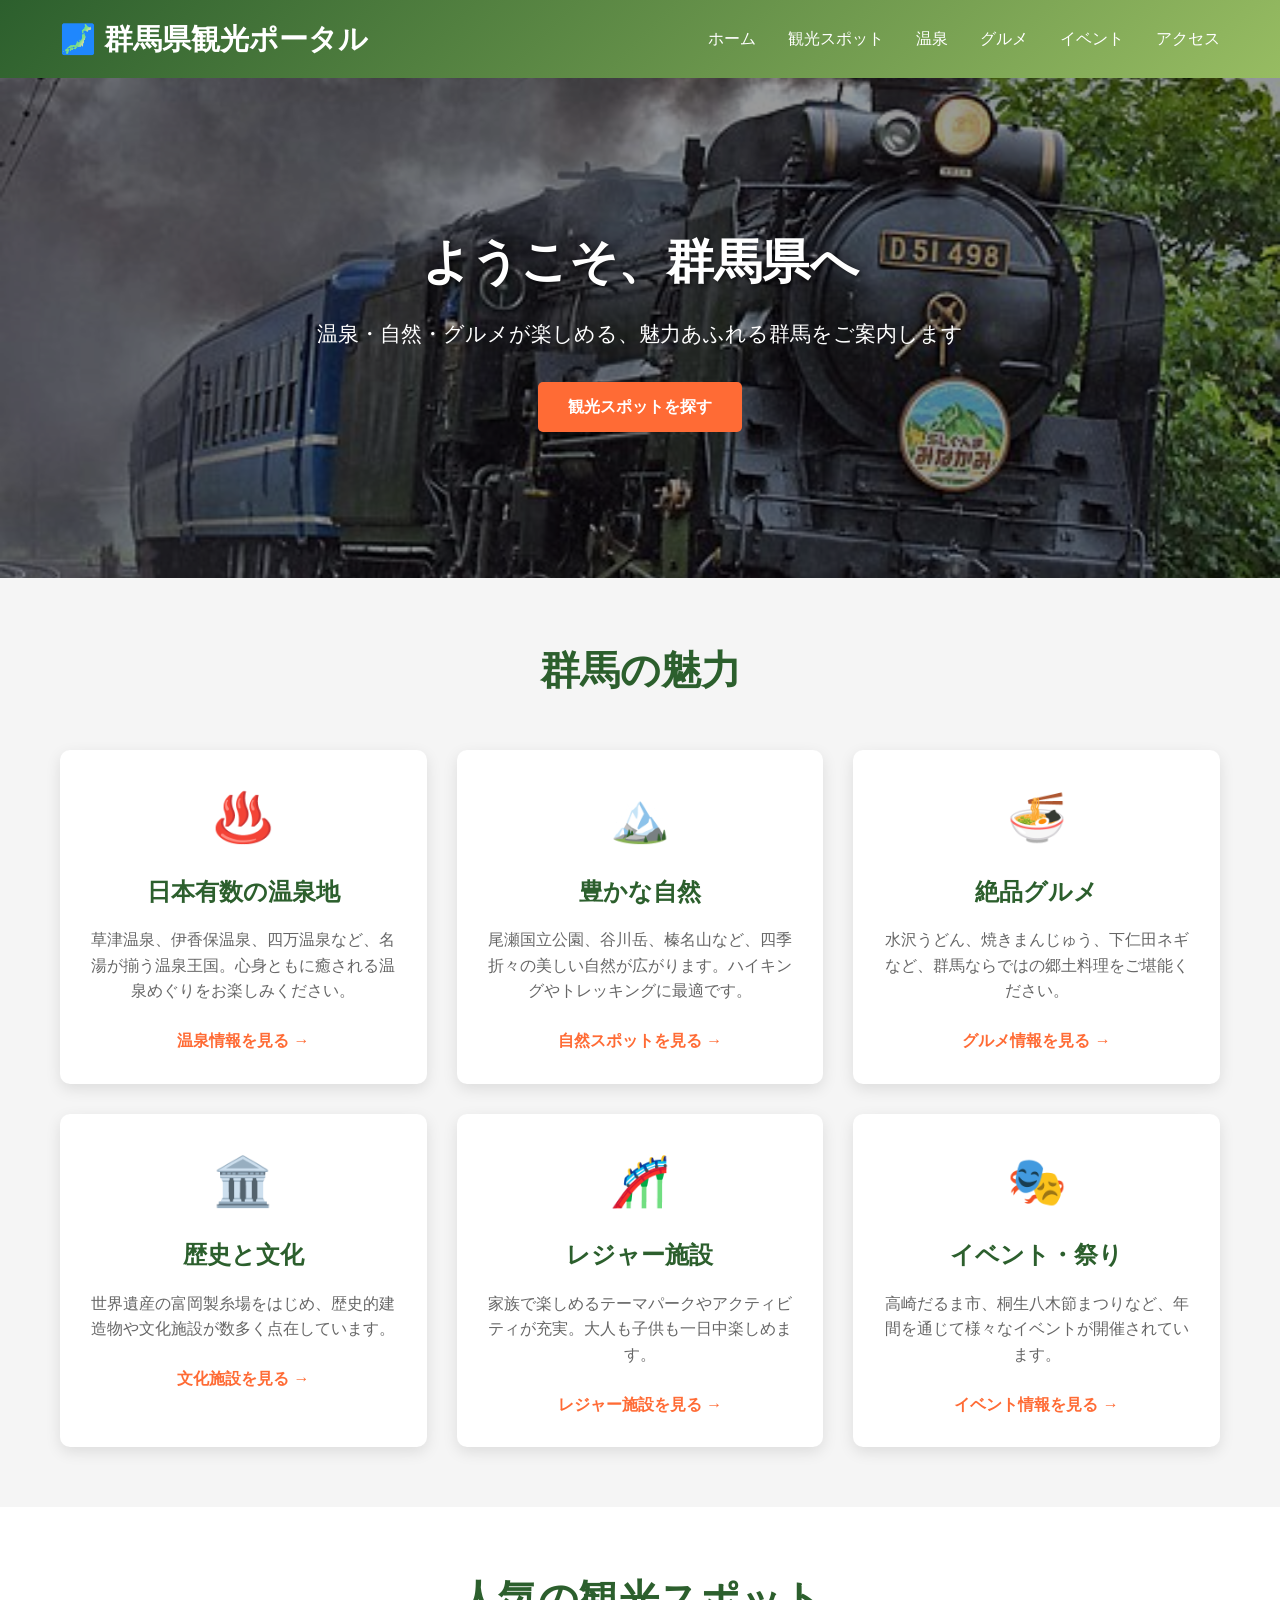
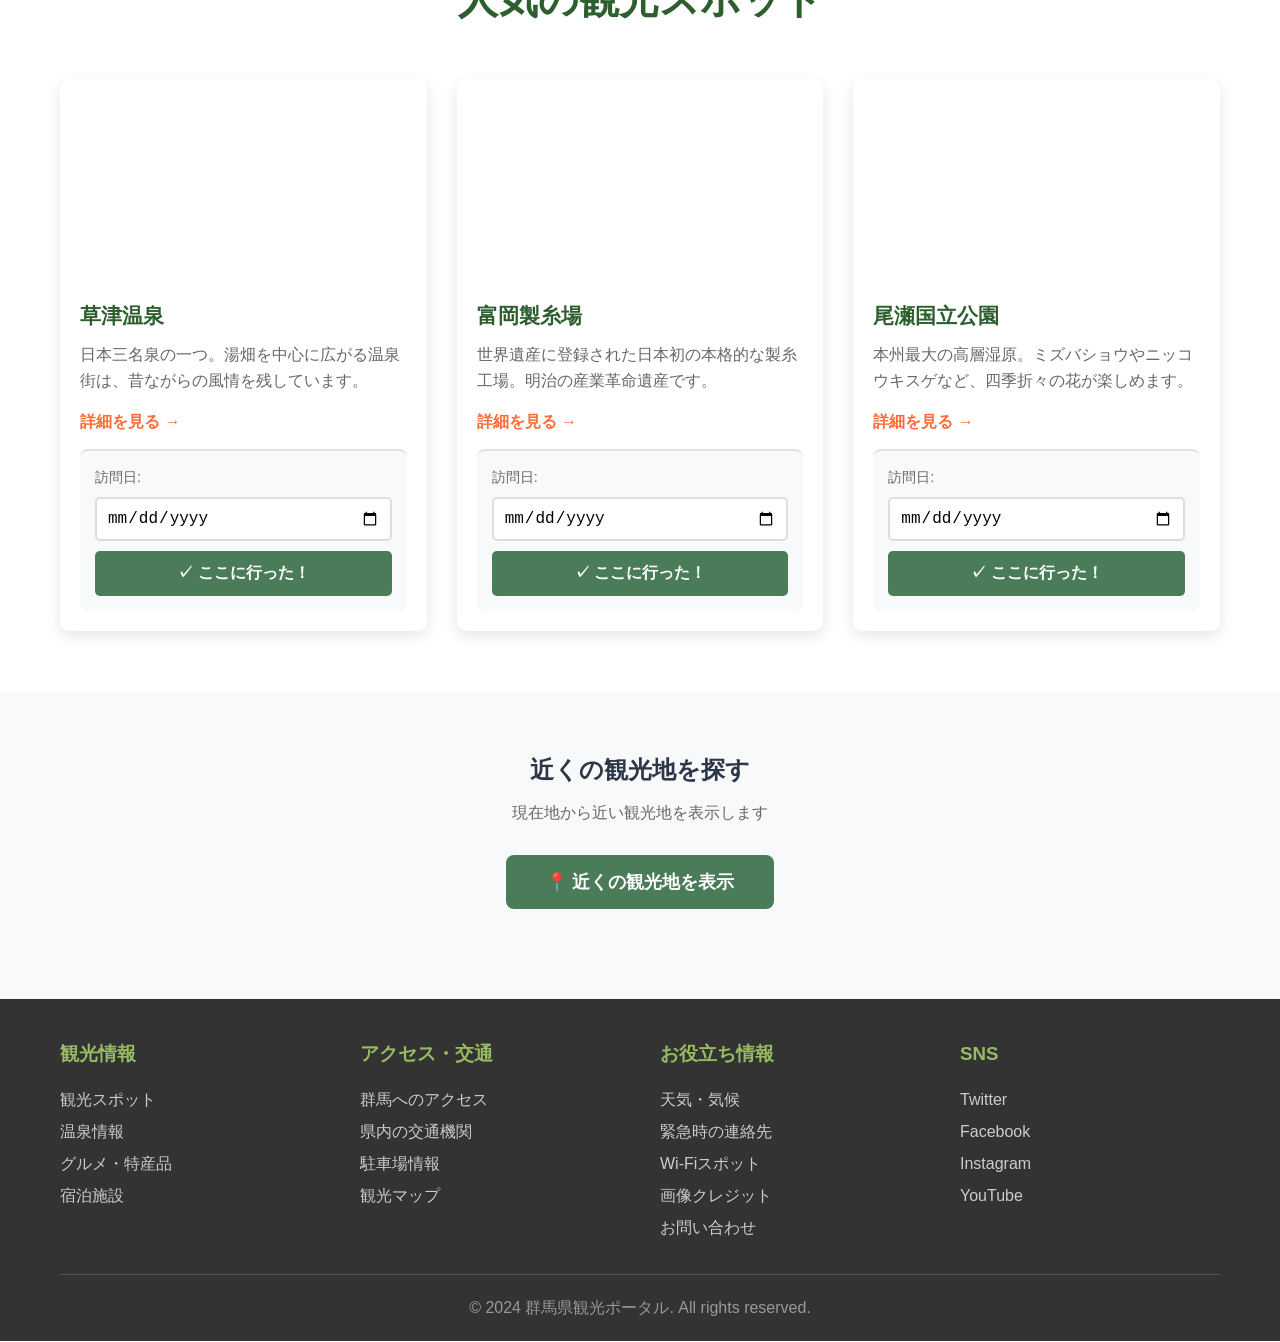
<file: frontend/index.html>
<!DOCTYPE html>
<html lang="ja">
<head>
    <meta charset="UTF-8">
    <meta name="viewport" content="width=device-width, initial-scale=1.0">
    <title>群馬県観光ポータル - ぐんまの魅力を発見</title>
    <link rel="stylesheet" href="styles.css">
</head>
<body>
    <header>
        <div class="container">
            <div class="header-content">
                <div class="logo">🗾 群馬県観光ポータル</div>
                <nav>
                    <ul>
                        <li><a href="index.html">ホーム</a></li>
                        <li><a href="spots.html">観光スポット</a></li>
                        <li><a href="onsen.html">温泉</a></li>
                        <li><a href="gourmet.html">グルメ</a></li>
                        <li><a href="events.html">イベント</a></li>
                        <li><a href="access.html">アクセス</a></li>
                    </ul>
                </nav>
            </div>
        </div>
    </header>

    <section class="hero">
        <div class="hero-overlay"></div>
        <div class="hero-content">
            <h1>ようこそ、群馬県へ</h1>
            <p>温泉・自然・グルメが楽しめる、魅力あふれる群馬をご案内します</p>
            <a href="spots.html" class="btn">観光スポットを探す</a>
        </div>
    </section>

    <section class="features">
        <div class="container">
            <h2>群馬の魅力</h2>
            <div class="feature-grid">
                <div class="feature-card">
                    <div class="feature-icon">♨️</div>
                    <h3>日本有数の温泉地</h3>
                    <p>草津温泉、伊香保温泉、四万温泉など、名湯が揃う温泉王国。心身ともに癒される温泉めぐりをお楽しみください。</p>
                    <a href="onsen.html" class="feature-link">温泉情報を見る →</a>
                </div>
                <div class="feature-card">
                    <div class="feature-icon">🏔️</div>
                    <h3>豊かな自然</h3>
                    <p>尾瀬国立公園、谷川岳、榛名山など、四季折々の美しい自然が広がります。ハイキングやトレッキングに最適です。</p>
                    <a href="nature.html" class="feature-link">自然スポットを見る →</a>
                </div>
                <div class="feature-card">
                    <div class="feature-icon">🍜</div>
                    <h3>絶品グルメ</h3>
                    <p>水沢うどん、焼きまんじゅう、下仁田ネギなど、群馬ならではの郷土料理をご堪能ください。</p>
                    <a href="gourmet.html" class="feature-link">グルメ情報を見る →</a>
                </div>
                <div class="feature-card">
                    <div class="feature-icon">🏛️</div>
                    <h3>歴史と文化</h3>
                    <p>世界遺産の富岡製糸場をはじめ、歴史的建造物や文化施設が数多く点在しています。</p>
                    <a href="culture.html" class="feature-link">文化施設を見る →</a>
                </div>
                <div class="feature-card">
                    <div class="feature-icon">🎢</div>
                    <h3>レジャー施設</h3>
                    <p>家族で楽しめるテーマパークやアクティビティが充実。大人も子供も一日中楽しめます。</p>
                    <a href="leisure.html" class="feature-link">レジャー施設を見る →</a>
                </div>
                <div class="feature-card">
                    <div class="feature-icon">🎭</div>
                    <h3>イベント・祭り</h3>
                    <p>高崎だるま市、桐生八木節まつりなど、年間を通じて様々なイベントが開催されています。</p>
                    <a href="events.html" class="feature-link">イベント情報を見る →</a>
                </div>
            </div>
        </div>
    </section>

    <section class="popular">
        <div class="container">
            <h2>人気の観光スポット</h2>
            <div class="spot-grid">
                <div class="spot-card">
                        <iframe width="100%" height="200"
                            src="https://www.youtube.com/embed/GrEEoEmmrKs"
                            frameborder="0"
                            allow="accelerometer; autoplay; clipboard-write; encrypted-media; gyroscope; picture-in-picture"
                            allowfullscreen
                            style="display: block;">
                        </iframe>
                    <div class="spot-content">
                        <h3>草津温泉</h3>
                        <p>日本三名泉の一つ。湯畑を中心に広がる温泉街は、昔ながらの風情を残しています。</p>
                        <a href="spots/kusatsu.html" class="spot-link">詳細を見る →</a>

                        <!-- チェックイン機能 -->
                        <div class="checkin-section">
                            <label for="visit-date-kusatsu">訪問日:</label>
                            <input type="date" id="visit-date-kusatsu" class="checkin-date" />
                            <button class="checkin-btn" onclick="checkIn('草津温泉', 'kusatsu')">
                                ✓ ここに行った！
                            </button>
                            <div id="checkin-display-kusatsu" class="checkin-display"></div>
                        </div>
                    </div>
                </div>
                <div class="spot-card">
                        <iframe width="100%" height="200"
                            src="https://www.youtube.com/embed/OFg0mXRNDpI"
                            frameborder="0"
                            allow="accelerometer; autoplay; clipboard-write; encrypted-media; gyroscope; picture-in-picture"
                            allowfullscreen
                            style="display: block;">
                        </iframe>
                    <div class="spot-content">
                        <h3>富岡製糸場</h3>
                        <p>世界遺産に登録された日本初の本格的な製糸工場。明治の産業革命遺産です。</p>
                        <a href="spots/tomioka.html" class="spot-link">詳細を見る →</a>

                        <!-- チェックイン機能 -->
                        <div class="checkin-section">
                            <label for="visit-date-tomioka">訪問日:</label>
                            <input type="date" id="visit-date-tomioka" class="checkin-date" />
                            <button class="checkin-btn" onclick="checkIn('富岡製糸場', 'tomioka')">
                                ✓ ここに行った！
                            </button>
                            <div id="checkin-display-tomioka" class="checkin-display"></div>
                        </div>
                    </div>
                </div>
                <div class="spot-card">
                        <iframe width="100%" height="200"
                            src="https://www.youtube.com/embed/o7zDfKZrlJ8"
                            frameborder="0"
                            allow="accelerometer; autoplay; clipboard-write; encrypted-media; gyroscope; picture-in-picture"
                            allowfullscreen
                            style="display: block;">
                        </iframe>
                    <div class="spot-content">
                        <h3>尾瀬国立公園</h3>
                        <p>本州最大の高層湿原。ミズバショウやニッコウキスゲなど、四季折々の花が楽しめます。</p>
                        <a href="spots/oze.html" class="spot-link">詳細を見る →</a>

                        <!-- チェックイン機能 -->
                        <div class="checkin-section">
                            <label for="visit-date-oze">訪問日:</label>
                            <input type="date" id="visit-date-oze" class="checkin-date" />
                            <button class="checkin-btn" onclick="checkIn('尾瀬国立公園', 'oze')">
                                ✓ ここに行った！
                            </button>
                            <div id="checkin-display-oze" class="checkin-display"></div>
                        </div>
                    </div>
                </div>
            </div>
        </div>
    </section>

    <section class="nearby-spots">
        <div class="container">
            <h2>近くの観光地を探す</h2>
            <p>現在地から近い観光地を表示します</p>
            <button id="show-nearby-btn" class="nearby-btn">📍 近くの観光地を表示</button>
            <div id="nearby-results" class="nearby-results"></div>
        </div>
    </section>

    <footer>
        <div class="container">
            <div class="footer-content">
                <div class="footer-section">
                    <h3>観光情報</h3>
                    <ul>
                        <li><a href="spots.html">観光スポット</a></li>
                        <li><a href="onsen.html">温泉情報</a></li>
                        <li><a href="gourmet.html">グルメ・特産品</a></li>
                        <li><a href="accommodation.html">宿泊施設</a></li>
                    </ul>
                </div>
                <div class="footer-section">
                    <h3>アクセス・交通</h3>
                    <ul>
                        <li><a href="access.html">群馬へのアクセス</a></li>
                        <li><a href="transport.html">県内の交通機関</a></li>
                        <li><a href="parking.html">駐車場情報</a></li>
                        <li><a href="map.html">観光マップ</a></li>
                    </ul>
                </div>
                <div class="footer-section">
                    <h3>お役立ち情報</h3>
                    <ul>
                        <li><a href="weather.html">天気・気候</a></li>
                        <li><a href="emergency.html">緊急時の連絡先</a></li>
                        <li><a href="wifi.html">Wi-Fiスポット</a></li>
                        <li><a href="credits.html">画像クレジット</a></li>
                        <li><a href="contact.html">お問い合わせ</a></li>
                    </ul>
                </div>
                <div class="footer-section">
                    <h3>SNS</h3>
                    <ul>
                        <li><a href="#">Twitter</a></li>
                        <li><a href="#">Facebook</a></li>
                        <li><a href="#">Instagram</a></li>
                        <li><a href="#">YouTube</a></li>
                    </ul>
                </div>
            </div>
            <div class="footer-bottom">
                <p>&copy; 2024 群馬県観光ポータル. All rights reserved.</p>
            </div>
        </div>
    </footer>

    <style>
        /* チェックイン機能のスタイル */
        .checkin-section {
            margin-top: 15px;
            padding: 15px;
            background: #f8f9fa;
            border-radius: 8px;
            border-top: 2px solid #e0e0e0;
        }

        .checkin-section label {
            display: block;
            font-size: 0.9rem;
            color: #666;
            margin-bottom: 8px;
            font-weight: 500;
        }

        .checkin-date {
            width: 100%;
            padding: 10px;
            border: 2px solid #ddd;
            border-radius: 5px;
            font-size: 1rem;
            margin-bottom: 10px;
            transition: border-color 0.3s;
        }

        .checkin-date:focus {
            outline: none;
            border-color: #4a7c59;
        }

        .checkin-btn {
            width: 100%;
            padding: 12px;
            background: #4a7c59;
            color: white;
            border: none;
            border-radius: 5px;
            font-size: 1rem;
            font-weight: bold;
            cursor: pointer;
            transition: background 0.3s;
        }

        .checkin-btn:hover {
            background: #3a6249;
        }

        .checkin-btn:active {
            transform: scale(0.98);
        }

        .checkin-display {
            margin-top: 10px;
            padding: 10px;
            background: #e8f5e9;
            border-left: 4px solid #4a7c59;
            border-radius: 4px;
            font-size: 0.9rem;
            color: #2e7d32;
            font-weight: 500;
            display: none;
        }

        .checkin-display.show {
            display: block;
        }

        /* 近くの観光地セクションのスタイル */
        .nearby-spots {
            padding: 60px 0;
            background: #f8f9fa;
        }

        .nearby-spots h2 {
            text-align: center;
            color: #2d3748;
            margin-bottom: 10px;
        }

        .nearby-spots p {
            text-align: center;
            color: #666;
            margin-bottom: 30px;
        }

        .nearby-btn {
            display: block;
            margin: 0 auto 30px;
            padding: 15px 40px;
            background: #4a7c59;
            color: white;
            border: none;
            border-radius: 8px;
            font-size: 1.1rem;
            font-weight: bold;
            cursor: pointer;
            transition: background 0.3s;
        }

        .nearby-btn:hover {
            background: #3a6249;
        }

        .nearby-results {
            max-width: 800px;
            margin: 0 auto;
        }

        .nearby-spot-item {
            background: white;
            padding: 20px;
            margin-bottom: 15px;
            border-radius: 8px;
            box-shadow: 0 2px 4px rgba(0,0,0,0.1);
            display: flex;
            justify-content: space-between;
            align-items: center;
        }

        .nearby-spot-name {
            font-size: 1.1rem;
            font-weight: bold;
            color: #2d3748;
        }

        .nearby-spot-distance {
            font-size: 1rem;
            color: #4a7c59;
            font-weight: bold;
        }

        .nearby-loading {
            text-align: center;
            padding: 40px;
            color: #666;
            font-size: 1.1rem;
        }

        .nearby-error {
            text-align: center;
            padding: 40px;
            color: #e53e3e;
            font-size: 1.1rem;
        }
    </style>

    <script>
        /**
         * チェックイン機能
         * バグ: 未来の日付でもチェックインできてしまう
         */
        function checkIn(spotName, spotId) {
            const dateInput = document.getElementById(`visit-date-${spotId}`);
            const selectedDate = dateInput.value;

            // 日付が選択されていないかチェックしていない
            // 未来の日付かどうかをチェックしていない

            if (selectedDate) {
                // localStorageに保存
                const checkinData = {
                    spot: spotName,
                    date: selectedDate,
                    checkedAt: new Date().toISOString()
                };

                localStorage.setItem(`checkin_${spotId}`, JSON.stringify(checkinData));

                alert(`${spotName}へのチェックインを記録しました！\n訪問日: ${selectedDate}`);

                // 日付入力をクリア
                dateInput.value = '';

                // 表示を更新
                updateCheckinDisplay(spotId);
            } else {
                alert('訪問日を選択してください');
            }
        }

        /**
         * チェックイン履歴の表示を更新
         */
        function updateCheckinDisplay(spotId) {
            const checkinData = localStorage.getItem(`checkin_${spotId}`);
            const displayElement = document.getElementById(`checkin-display-${spotId}`);

            if (checkinData && displayElement) {
                const data = JSON.parse(checkinData);
                displayElement.textContent = `✓ ${data.date} に訪問済み`;
                displayElement.classList.add('show');
            }
        }

        // ページ読み込み時に過去のチェックイン情報を表示
        window.addEventListener('DOMContentLoaded', function() {
            const spots = ['kusatsu', 'tomioka', 'oze'];
            spots.forEach(spotId => {
                updateCheckinDisplay(spotId);
            });

            // 近くの観光地表示ボタンのイベントリスナー
            const showNearbyBtn = document.getElementById('show-nearby-btn');
            if (showNearbyBtn) {
                showNearbyBtn.addEventListener('click', showNearbySpots);
            }
        });

        /**
         * 近くの観光地を表示する機能
         * formatDistance関数がundefinedを返すため、距離が正しく表示されない
         */
        async function showNearbySpots() {
            const resultsDiv = document.getElementById('nearby-results');

            // ローディング表示
            resultsDiv.innerHTML = '<div class="nearby-loading">現在地を取得中...</div>';

            // Geolocation APIで現在地を取得
            if (navigator.geolocation) {
                navigator.geolocation.getCurrentPosition(
                    async function(position) {
                        const lat = position.coords.latitude;
                        const lon = position.coords.longitude;

                        // ローディング表示を更新
                        resultsDiv.innerHTML = '<div class="nearby-loading">近くの観光地を検索中...</div>';

                        try {
                            // API呼び出し（api-client.jsを読み込む必要がある）
                            const response = await fetch(`/api/spots/nearby?lat=${lat}&lon=${lon}`);
                            const spots = await response.json();

                            // 結果を表示
                            if (spots.length === 0) {
                                resultsDiv.innerHTML = '<div class="nearby-error">近くの観光地が見つかりませんでした</div>';
                            } else {
                                let html = '';
                                spots.forEach(spot => {
                                    // formatDistance関数がundefinedを返す
                                    const distance = formatDistance(spot.distance);
                                    html += `
                                        <div class="nearby-spot-item">
                                            <div class="nearby-spot-name">${spot.spot_name}</div>
                                            <div class="nearby-spot-distance">${distance}</div>
                                        </div>
                                    `;
                                });
                                resultsDiv.innerHTML = html;
                            }
                        } catch (error) {
                            console.error('エラー:', error);
                            resultsDiv.innerHTML = '<div class="nearby-error">観光地の取得に失敗しました</div>';
                        }
                    },
                    function(error) {
                        console.error('位置情報取得エラー:', error);
                        resultsDiv.innerHTML = '<div class="nearby-error">現在地を取得できませんでした。位置情報の使用を許可してください。</div>';
                    }
                );
            } else {
                resultsDiv.innerHTML = '<div class="nearby-error">お使いのブラウザは位置情報に対応していません</div>';
            }
        }
    </script>

    <!-- api-client.jsを読み込む -->
    <script src="api-client.js"></script>
</body>
</html>
</file>
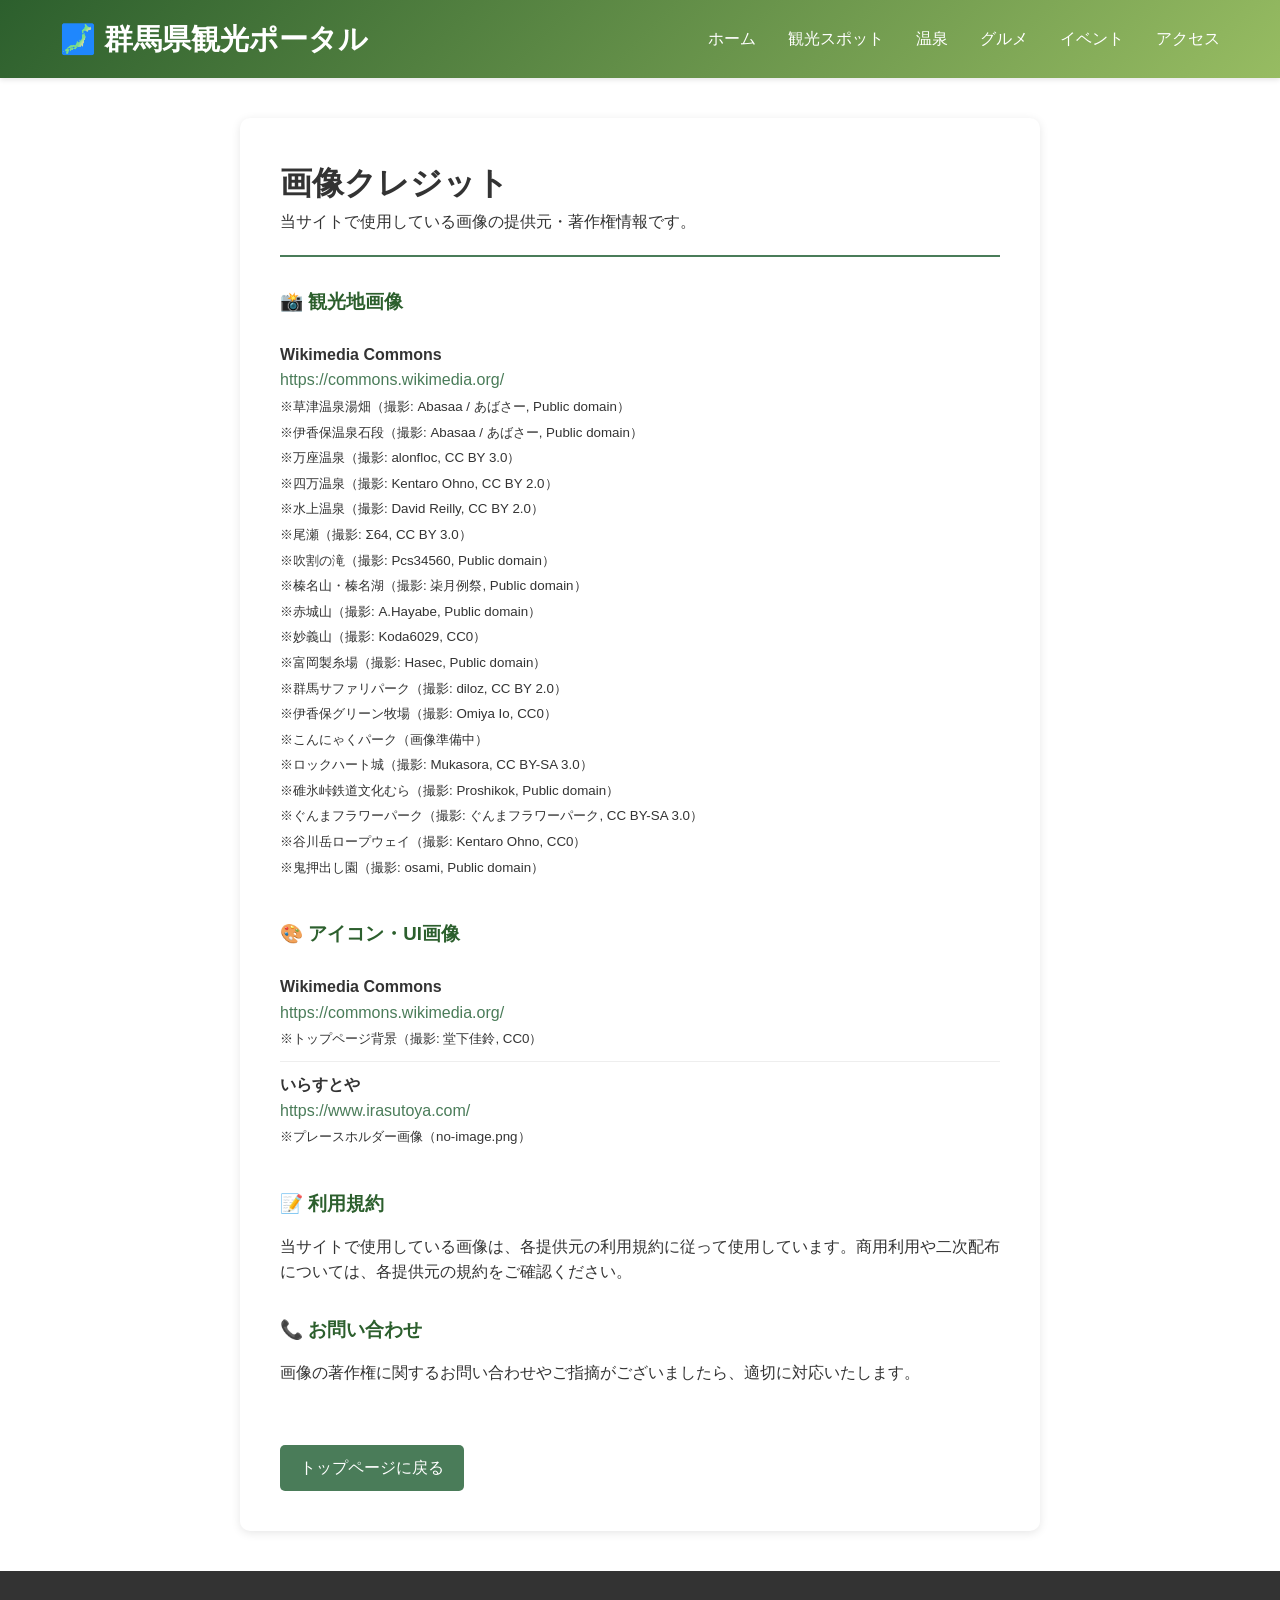
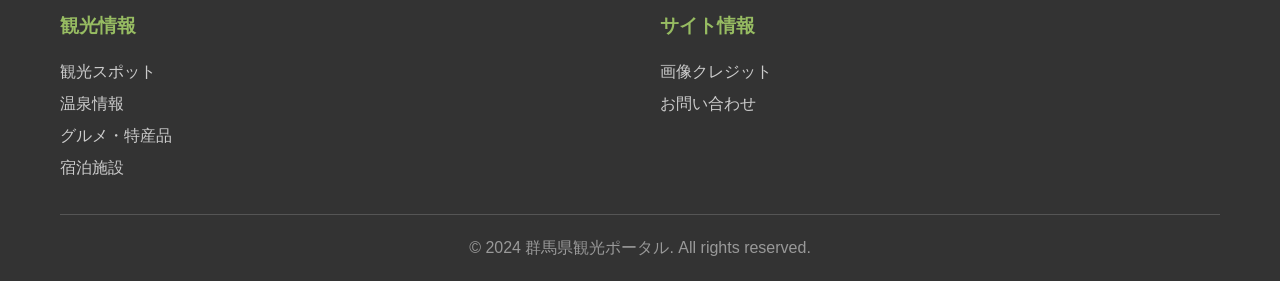
<file: frontend/credits.html>
<!DOCTYPE html>
<html lang="ja">
<head>
    <meta charset="UTF-8">
    <meta name="viewport" content="width=device-width, initial-scale=1.0">
    <title>画像クレジット - 群馬県観光ポータル</title>
    <link rel="stylesheet" href="styles.css">
    <style>
        .credits-container {
            max-width: 800px;
            margin: 40px auto;
            padding: 40px;
            background: white;
            border-radius: 10px;
            box-shadow: 0 2px 10px rgba(0,0,0,0.1);
        }

        .credits-header {
            border-bottom: 2px solid #4a7c59;
            padding-bottom: 20px;
            margin-bottom: 30px;
        }

        .credits-section {
            margin-bottom: 30px;
        }

        .credits-section h3 {
            color: #2c5f2d;
            margin-bottom: 15px;
        }

        .credits-list {
            list-style-type: none;
            padding: 0;
        }

        .credits-list li {
            padding: 10px 0;
            border-bottom: 1px solid #eee;
        }

        .credits-list li:last-child {
            border-bottom: none;
        }

        .source-link {
            color: #4a7c59;
            text-decoration: none;
        }

        .source-link:hover {
            text-decoration: underline;
        }

        .back-link {
            display: inline-block;
            margin-top: 30px;
            padding: 10px 20px;
            background: #4a7c59;
            color: white;
            text-decoration: none;
            border-radius: 5px;
            transition: background 0.3s;
        }

        .back-link:hover {
            background: #3a6249;
        }
    </style>
</head>
<body>
    <header>
        <div class="container">
            <div class="header-content">
                <div class="logo">🗾 群馬県観光ポータル</div>
                <nav>
                    <ul>
                        <li><a href="index.html">ホーム</a></li>
                        <li><a href="spots.html">観光スポット</a></li>
                        <li><a href="onsen.html">温泉</a></li>
                        <li><a href="gourmet.html">グルメ</a></li>
                        <li><a href="events.html">イベント</a></li>
                        <li><a href="access.html">アクセス</a></li>
                    </ul>
                </nav>
            </div>
        </div>
    </header>

    <div class="container">
        <div class="credits-container">
            <div class="credits-header">
                <h1>画像クレジット</h1>
                <p>当サイトで使用している画像の提供元・著作権情報です。</p>
            </div>

            <div class="credits-section">
                <h3>📸 観光地画像</h3>
                <ul class="credits-list">
                    <li>
                        <strong>Wikimedia Commons</strong><br>
                        <a href="https://commons.wikimedia.org/" class="source-link" target="_blank">https://commons.wikimedia.org/</a><br>
                        <small>※草津温泉湯畑（撮影: Abasaa / あばさー, Public domain）</small><br>
                        <small>※伊香保温泉石段（撮影: Abasaa / あばさー, Public domain）</small><br>
                        <small>※万座温泉（撮影: alonfloc, CC BY 3.0）</small><br>
                        <small>※四万温泉（撮影: Kentaro Ohno, CC BY 2.0）</small><br>
                        <small>※水上温泉（撮影: David Reilly, CC BY 2.0）</small><br>
                        <small>※尾瀬（撮影: Σ64, CC BY 3.0）</small><br>
                        <small>※吹割の滝（撮影: Pcs34560, Public domain）</small><br>
                        <small>※榛名山・榛名湖（撮影: 㭍月例祭, Public domain）</small><br>
                        <small>※赤城山（撮影: A.Hayabe, Public domain）</small><br>
                        <small>※妙義山（撮影: Koda6029, CC0）</small><br>
                        <small>※富岡製糸場（撮影: Hasec, Public domain）</small><br>
                        <small>※群馬サファリパーク（撮影: diloz, CC BY 2.0）</small><br>
                        <small>※伊香保グリーン牧場（撮影: Omiya Io, CC0）</small><br>
                        <small>※こんにゃくパーク（画像準備中）</small><br>
                        <small>※ロックハート城（撮影: Mukasora, CC BY-SA 3.0）</small><br>
                        <small>※碓氷峠鉄道文化むら（撮影: Proshikok, Public domain）</small><br>
                        <small>※ぐんまフラワーパーク（撮影: ぐんまフラワーパーク, CC BY-SA 3.0）</small><br>
                        <small>※谷川岳ロープウェイ（撮影: Kentaro Ohno, CC0）</small><br>
                        <small>※鬼押出し園（撮影: osami, Public domain）</small>
                    </li>
                </ul>
            </div>

            <div class="credits-section">
                <h3>🎨 アイコン・UI画像</h3>
                <ul class="credits-list">
                    <li>
                        <strong>Wikimedia Commons</strong><br>
                        <a href="https://commons.wikimedia.org/" class="source-link" target="_blank">https://commons.wikimedia.org/</a><br>
                        <small>※トップページ背景（撮影: 堂下佳鈴, CC0）</small>
                    </li>
                    <li>
                        <strong>いらすとや</strong><br>
                        <a href="https://www.irasutoya.com/" class="source-link" target="_blank">https://www.irasutoya.com/</a><br>
                        <small>※プレースホルダー画像（no-image.png）</small>
                    </li>
                </ul>
            </div>

            <div class="credits-section">
                <h3>📝 利用規約</h3>
                <p>当サイトで使用している画像は、各提供元の利用規約に従って使用しています。商用利用や二次配布については、各提供元の規約をご確認ください。</p>
            </div>

            <div class="credits-section">
                <h3>📞 お問い合わせ</h3>
                <p>画像の著作権に関するお問い合わせやご指摘がございましたら、適切に対応いたします。</p>
            </div>

            <a href="index.html" class="back-link">トップページに戻る</a>
        </div>
    </div>

    <footer>
        <div class="container">
            <div class="footer-content">
                <div class="footer-section">
                    <h3>観光情報</h3>
                    <ul>
                        <li><a href="spots.html">観光スポット</a></li>
                        <li><a href="onsen.html">温泉情報</a></li>
                        <li><a href="gourmet.html">グルメ・特産品</a></li>
                        <li><a href="accommodation.html">宿泊施設</a></li>
                    </ul>
                </div>
                <div class="footer-section">
                    <h3>サイト情報</h3>
                    <ul>
                        <li><a href="credits.html">画像クレジット</a></li>
                        <li><a href="contact.html">お問い合わせ</a></li>
                    </ul>
                </div>
            </div>
            <div class="footer-bottom">
                <p>&copy; 2024 群馬県観光ポータル. All rights reserved.</p>
            </div>
        </div>
    </footer>
</body>
</html>
</file>
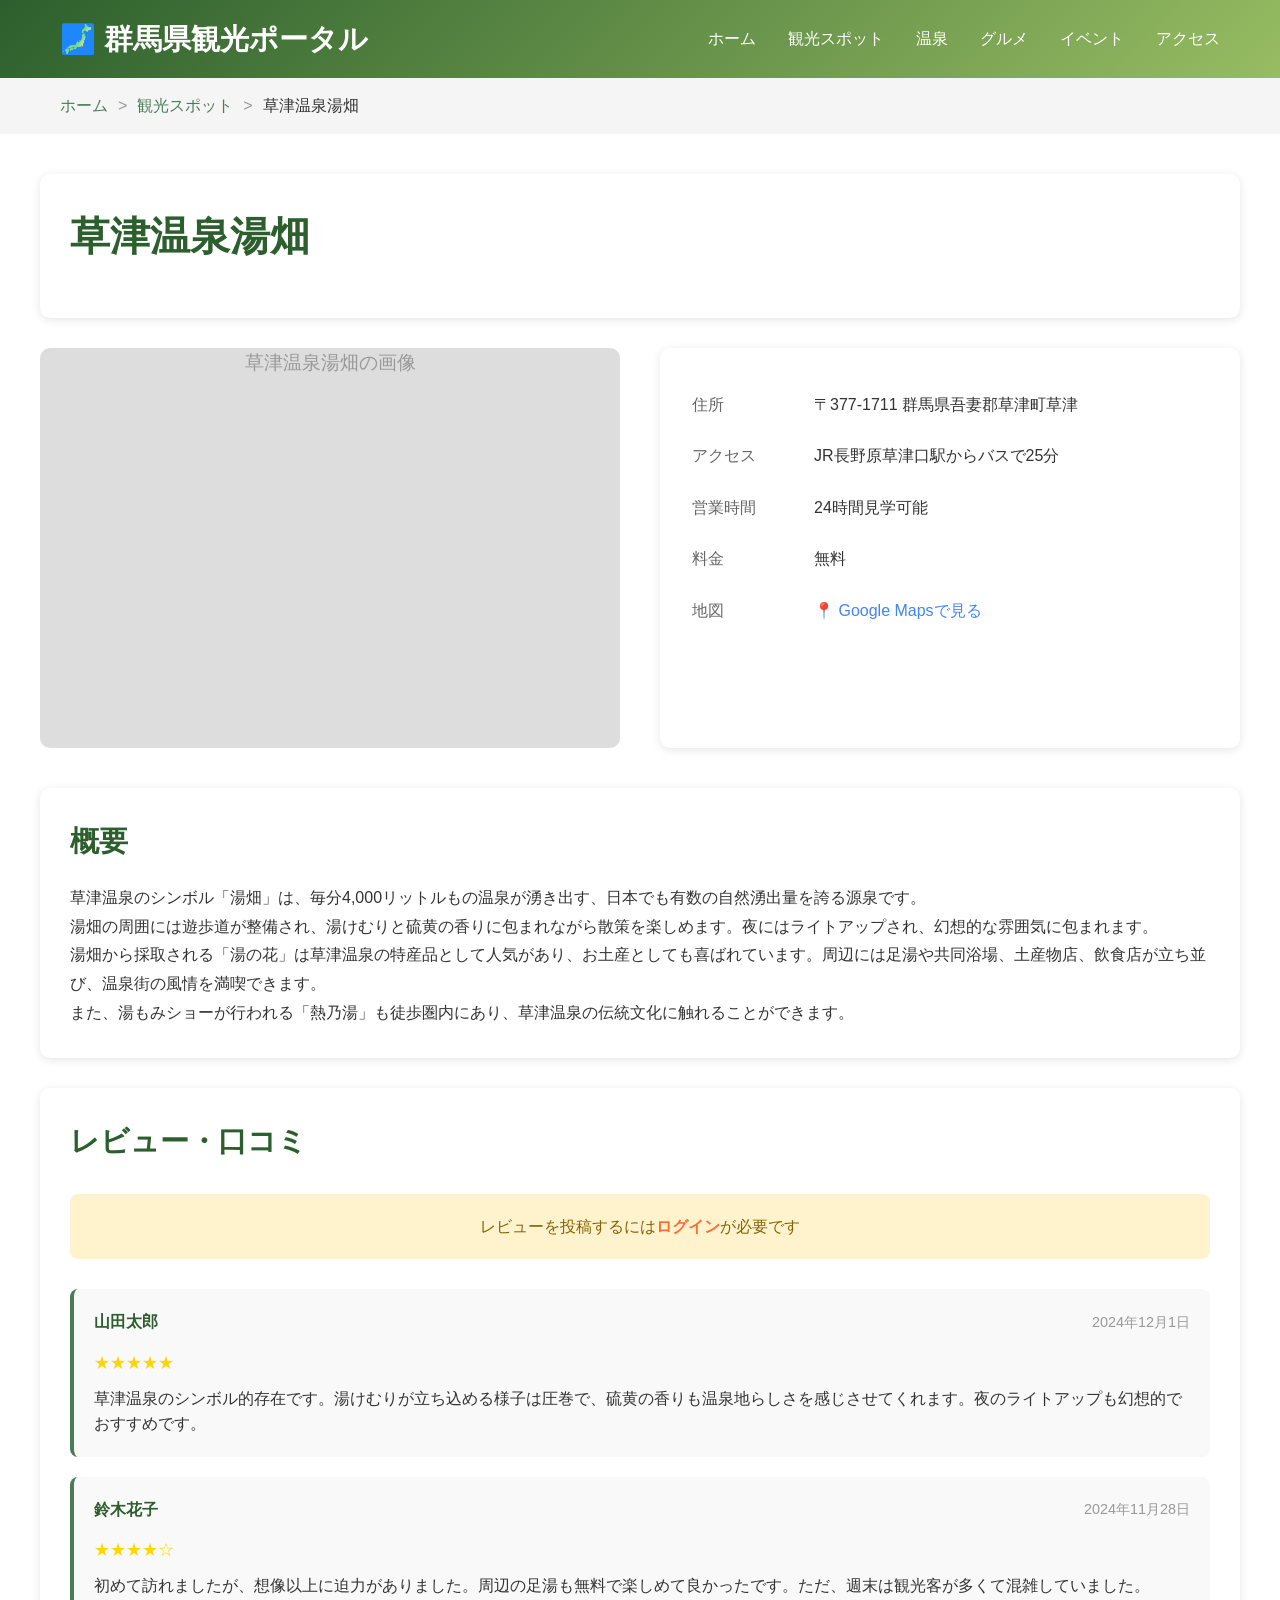
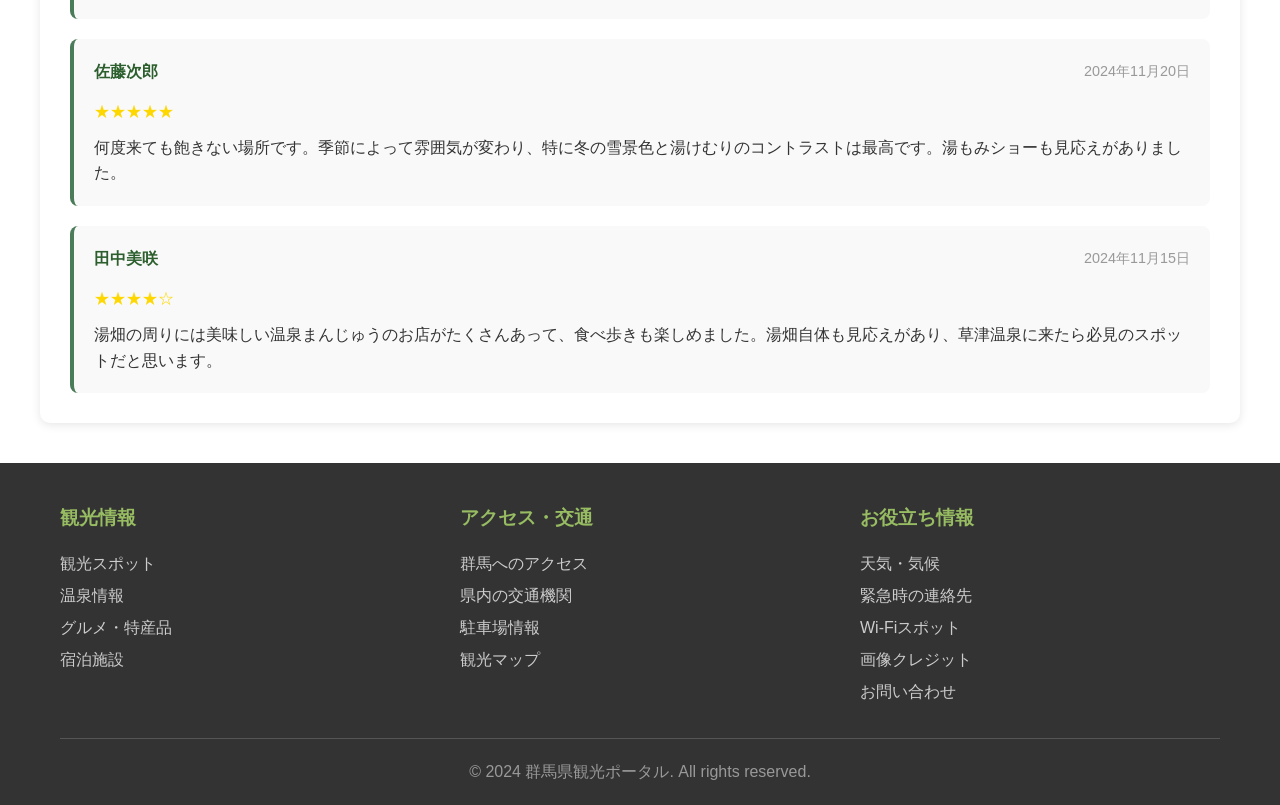
<file: frontend/spot-detail.html>
<!DOCTYPE html>
<html lang="ja">
<head>
    <meta charset="UTF-8">
    <meta name="viewport" content="width=device-width, initial-scale=1.0">
    <title>観光地詳細 - 群馬県観光ポータル</title>
    <link rel="stylesheet" href="styles.css">
    <script src="api-client.js"></script>
    <style>
        .breadcrumb {
            padding: 15px 0;
            background: #f5f5f5;
        }

        .breadcrumb ul {
            list-style: none;
            display: flex;
            gap: 10px;
            align-items: center;
        }

        .breadcrumb li::after {
            content: ">";
            margin-left: 10px;
            color: #999;
        }

        .breadcrumb li:last-child::after {
            content: "";
        }

        .breadcrumb a {
            color: #4a7c59;
            text-decoration: none;
        }

        .breadcrumb a:hover {
            text-decoration: underline;
        }

        .detail-container {
            padding: 40px 0;
        }

        .detail-header {
            background: white;
            padding: 30px;
            border-radius: 10px;
            box-shadow: 0 2px 10px rgba(0,0,0,0.1);
            margin-bottom: 30px;
        }

        .detail-title {
            font-size: 2.5rem;
            color: #2c5f2d;
            margin-bottom: 20px;
        }

        .detail-info-grid {
            display: grid;
            grid-template-columns: 1fr 1fr;
            gap: 40px;
            margin-bottom: 40px;
        }

        .detail-image {
            width: 100%;
            min-height: 400px;
            background: #ddd;
            border-radius: 10px;
            display: flex;
            align-items: flex-start;
            justify-content: center;
            color: #999;
            font-size: 1.2rem;
            padding: 0;
        }

        .detail-info {
            background: white;
            padding: 30px;
            border-radius: 10px;
            box-shadow: 0 2px 10px rgba(0,0,0,0.1);
        }

        .info-table {
            width: 100%;
            margin-bottom: 20px;
        }

        .info-table tr {
            border-bottom: 1px solid #eee;
        }

        .info-table th {
            text-align: left;
            padding: 12px 0;
            color: #666;
            width: 120px;
            font-weight: normal;
        }

        .info-table td {
            padding: 12px 0;
        }

        .google-maps-link {
            color: #4285f4;
            text-decoration: none;
            display: inline-flex;
            align-items: center;
            gap: 5px;
        }

        .google-maps-link:hover {
            text-decoration: underline;
        }

        .description-section {
            background: white;
            padding: 30px;
            border-radius: 10px;
            box-shadow: 0 2px 10px rgba(0,0,0,0.1);
            margin-bottom: 30px;
        }

        .description-section h2 {
            color: #2c5f2d;
            margin-bottom: 20px;
            font-size: 1.8rem;
        }

        .description-text {
            line-height: 1.8;
            color: #333;
        }

        .review-section {
            background: white;
            padding: 30px;
            border-radius: 10px;
            box-shadow: 0 2px 10px rgba(0,0,0,0.1);
        }

        .review-section h2 {
            color: #2c5f2d;
            margin-bottom: 30px;
            font-size: 1.8rem;
        }

        .review-form {
            background: #f9f9f9;
            padding: 25px;
            border-radius: 8px;
            margin-bottom: 40px;
            border: 2px dashed #4a7c59;
        }

        .review-form h3 {
            color: #2c5f2d;
            margin-bottom: 20px;
        }

        .form-group {
            margin-bottom: 20px;
        }

        .form-group label {
            display: block;
            margin-bottom: 8px;
            color: #333;
            font-weight: bold;
        }

        .form-group input,
        .form-group textarea,
        .form-group select {
            width: 100%;
            padding: 10px;
            border: 1px solid #ddd;
            border-radius: 5px;
            font-size: 1rem;
        }

        .form-group textarea {
            resize: vertical;
            min-height: 100px;
        }

        .rating-input {
            display: flex;
            gap: 10px;
            align-items: center;
        }

        .star-rating {
            display: flex;
            gap: 5px;
        }

        .star {
            font-size: 1.5rem;
            color: #ddd;
            cursor: pointer;
            transition: color 0.2s;
        }

        .star:hover,
        .star.active {
            color: #ffd700;
        }

        .submit-btn {
            padding: 12px 30px;
            background: #ff6b35;
            color: white;
            border: none;
            border-radius: 5px;
            cursor: pointer;
            font-size: 1rem;
            font-weight: bold;
            transition: background 0.3s;
        }

        .submit-btn:hover {
            background: #e55a2b;
        }

        .login-notice {
            text-align: center;
            padding: 20px;
            background: #fff3cd;
            border-radius: 8px;
            color: #856404;
            margin-bottom: 30px;
        }

        .login-notice a {
            color: #ff6b35;
            text-decoration: none;
            font-weight: bold;
        }

        .reviews-list {
            display: grid;
            gap: 20px;
        }

        .review-item {
            padding: 20px;
            background: #f9f9f9;
            border-radius: 8px;
            border-left: 4px solid #4a7c59;
        }

        .review-header {
            display: flex;
            justify-content: space-between;
            align-items: center;
            margin-bottom: 15px;
        }

        .reviewer-name {
            font-weight: bold;
            color: #2c5f2d;
        }

        .review-date {
            color: #999;
            font-size: 0.9rem;
        }

        .review-rating {
            color: #ffd700;
            margin-bottom: 10px;
        }

        .review-text {
            line-height: 1.6;
            color: #333;
        }

        @media (max-width: 768px) {
            .detail-info-grid {
                grid-template-columns: 1fr;
            }

            .detail-title {
                font-size: 1.8rem;
            }
        }
    </style>
</head>
<body>
    <header>
        <div class="container">
            <div class="header-content">
                <div class="logo">🗾 群馬県観光ポータル</div>
                <nav>
                    <ul>
                        <li><a href="index.html">ホーム</a></li>
                        <li><a href="spots.html">観光スポット</a></li>
                        <li><a href="onsen.html">温泉</a></li>
                        <li><a href="gourmet.html">グルメ</a></li>
                        <li><a href="events.html">イベント</a></li>
                        <li><a href="access.html">アクセス</a></li>
                    </ul>
                </nav>
            </div>
        </div>
    </header>

    <div class="breadcrumb">
        <div class="container">
            <ul>
                <li><a href="index.html">ホーム</a></li>
                <li><a href="spots.html">観光スポット</a></li>
                <li>草津温泉湯畑</li>
            </ul>
        </div>
    </div>

    <div class="container detail-container">
        <div class="detail-header">
            <h1 class="detail-title" id="spotTitle">草津温泉湯畑</h1>
            <div id="spotRating" style="color: #ffd700; font-size: 1.2rem; margin-top: 10px;"></div>
        </div>

        <div class="detail-info-grid">
            <div class="detail-image" id="spotImage">草津温泉湯畑の画像</div>

            <div class="detail-info">
                <table class="info-table">
                    <tr>
                        <th>住所</th>
                        <td id="spotAddress">〒377-1711 群馬県吾妻郡草津町草津</td>
                    </tr>
                    <tr>
                        <th>アクセス</th>
                        <td id="spotAccess">JR長野原草津口駅からバスで25分</td>
                    </tr>
                    <tr>
                        <th>営業時間</th>
                        <td id="spotHours">24時間見学可能</td>
                    </tr>
                    <tr>
                        <th>料金</th>
                        <td id="spotPrice">無料</td>
                    </tr>
                    <tr>
                        <th>地図</th>
                        <td>
                            <a href="https://maps.google.com/maps?q=草津温泉湯畑" target="_blank" class="google-maps-link" id="spotMapLink">
                                📍 Google Mapsで見る
                            </a>
                        </td>
                    </tr>
                </table>
            </div>
        </div>

        <div class="description-section">
            <h2>概要</h2>
            <div class="description-text" id="spotDescription">
                <p>草津温泉のシンボル「湯畑」は、毎分4,000リットルもの温泉が湧き出す、日本でも有数の自然湧出量を誇る源泉です。</p>
                <p>湯畑の周囲には遊歩道が整備され、湯けむりと硫黄の香りに包まれながら散策を楽しめます。夜にはライトアップされ、幻想的な雰囲気に包まれます。</p>
                <p>湯畑から採取される「湯の花」は草津温泉の特産品として人気があり、お土産としても喜ばれています。周辺には足湯や共同浴場、土産物店、飲食店が立ち並び、温泉街の風情を満喫できます。</p>
                <p>また、湯もみショーが行われる「熱乃湯」も徒歩圏内にあり、草津温泉の伝統文化に触れることができます。</p>
            </div>
        </div>

        <div class="review-section">
            <h2>レビュー・口コミ</h2>

            <div id="reviewFormArea">
                <div class="login-notice" id="loginNotice">
                    レビューを投稿するには<a href="#" onclick="handleLogin()">ログイン</a>が必要です
                </div>

                <div class="review-form" id="reviewForm" style="display: none;">
                    <h3>レビューを投稿する</h3>
                    <form onsubmit="submitReview(event)">
                        <div class="form-group">
                            <label for="reviewerName">お名前</label>
                            <input type="text" id="reviewerName" required>
                        </div>

                        <div class="form-group">
                            <label>評価</label>
                            <div class="rating-input">
                                <div class="star-rating">
                                    <span class="star" onclick="setRating(1)">★</span>
                                    <span class="star" onclick="setRating(2)">★</span>
                                    <span class="star" onclick="setRating(3)">★</span>
                                    <span class="star" onclick="setRating(4)">★</span>
                                    <span class="star" onclick="setRating(5)">★</span>
                                </div>
                                <input type="hidden" id="ratingValue" value="0" required>
                            </div>
                        </div>

                        <div class="form-group">
                            <label for="reviewText">レビュー内容</label>
                            <textarea id="reviewText" required placeholder="訪問した感想を教えてください"></textarea>
                        </div>

                        <div class="form-group">
                            <label for="reviewPhoto">写真（任意）</label>
                            <input type="file" id="reviewPhoto" accept="image/*">
                            <small style="color: #666; display: block; margin-top: 5px;">JPG, PNG, GIF形式の画像を1枚添付できます（最大5MB）</small>
                        </div>

                        <button type="submit" class="submit-btn">投稿する</button>
                    </form>
                </div>
            </div>

            <div class="reviews-list">
                <div class="review-item">
                    <div class="review-header">
                        <span class="reviewer-name">山田太郎</span>
                        <span class="review-date">2024年12月1日</span>
                    </div>
                    <div class="review-rating">★★★★★</div>
                    <div class="review-text">
                        草津温泉のシンボル的存在です。湯けむりが立ち込める様子は圧巻で、硫黄の香りも温泉地らしさを感じさせてくれます。夜のライトアップも幻想的でおすすめです。
                    </div>
                </div>

                <div class="review-item">
                    <div class="review-header">
                        <span class="reviewer-name">鈴木花子</span>
                        <span class="review-date">2024年11月28日</span>
                    </div>
                    <div class="review-rating">★★★★☆</div>
                    <div class="review-text">
                        初めて訪れましたが、想像以上に迫力がありました。周辺の足湯も無料で楽しめて良かったです。ただ、週末は観光客が多くて混雑していました。
                    </div>
                </div>

                <div class="review-item">
                    <div class="review-header">
                        <span class="reviewer-name">佐藤次郎</span>
                        <span class="review-date">2024年11月20日</span>
                    </div>
                    <div class="review-rating">★★★★★</div>
                    <div class="review-text">
                        何度来ても飽きない場所です。季節によって雰囲気が変わり、特に冬の雪景色と湯けむりのコントラストは最高です。湯もみショーも見応えがありました。
                    </div>
                </div>

                <div class="review-item">
                    <div class="review-header">
                        <span class="reviewer-name">田中美咲</span>
                        <span class="review-date">2024年11月15日</span>
                    </div>
                    <div class="review-rating">★★★★☆</div>
                    <div class="review-text">
                        湯畑の周りには美味しい温泉まんじゅうのお店がたくさんあって、食べ歩きも楽しめました。湯畑自体も見応えがあり、草津温泉に来たら必見のスポットだと思います。
                    </div>
                </div>
            </div>
        </div>
    </div>

    <footer>
        <div class="container">
            <div class="footer-content">
                <div class="footer-section">
                    <h3>観光情報</h3>
                    <ul>
                        <li><a href="spots.html">観光スポット</a></li>
                        <li><a href="onsen.html">温泉情報</a></li>
                        <li><a href="gourmet.html">グルメ・特産品</a></li>
                        <li><a href="accommodation.html">宿泊施設</a></li>
                    </ul>
                </div>
                <div class="footer-section">
                    <h3>アクセス・交通</h3>
                    <ul>
                        <li><a href="access.html">群馬へのアクセス</a></li>
                        <li><a href="transport.html">県内の交通機関</a></li>
                        <li><a href="parking.html">駐車場情報</a></li>
                        <li><a href="map.html">観光マップ</a></li>
                    </ul>
                </div>
                <div class="footer-section">
                    <h3>お役立ち情報</h3>
                    <ul>
                        <li><a href="weather.html">天気・気候</a></li>
                        <li><a href="emergency.html">緊急時の連絡先</a></li>
                        <li><a href="wifi.html">Wi-Fiスポット</a></li>
                        <li><a href="credits.html">画像クレジット</a></li>
                        <li><a href="contact.html">お問い合わせ</a></li>
                    </ul>
                </div>
            </div>
            <div class="footer-bottom">
                <p>&copy; 2024 群馬県観光ポータル. All rights reserved.</p>
            </div>
        </div>
    </footer>

    <script src="spot-detail.js"></script>
</body>
</html>
</file>
<file: frontend/styles.css>
* {
    margin: 0;
    padding: 0;
    box-sizing: border-box;
}

body {
    font-family: 'Helvetica Neue', Arial, 'Hiragino Sans', Meiryo, sans-serif;
    line-height: 1.6;
    color: #333;
}

header {
    background: linear-gradient(135deg, #2c5f2d 0%, #97bc62 100%);
    color: white;
    padding: 1rem 0;
    box-shadow: 0 2px 5px rgba(0,0,0,0.1);
}

.container {
    max-width: 1200px;
    margin: 0 auto;
    padding: 0 20px;
}

.header-content {
    display: flex;
    justify-content: space-between;
    align-items: center;
}

.logo {
    font-size: 1.8rem;
    font-weight: bold;
}

nav ul {
    display: flex;
    list-style: none;
    gap: 2rem;
}

nav a {
    color: white;
    text-decoration: none;
    transition: opacity 0.3s;
}

nav a:hover {
    opacity: 0.8;
}

.hero {
    background: url('assets/images/ui/hero-bg.jpg') center/cover;
    height: 500px;
    display: flex;
    align-items: center;
    justify-content: center;
    text-align: center;
    color: white;
    position: relative;
    background-color: #4a7c59;
}

.hero-overlay {
    background: rgba(0,0,0,0.4);
    position: absolute;
    top: 0;
    left: 0;
    right: 0;
    bottom: 0;
}

.hero-content {
    position: relative;
    z-index: 1;
}

.hero h1 {
    font-size: 3rem;
    margin-bottom: 1rem;
    text-shadow: 2px 2px 4px rgba(0,0,0,0.5);
}

.hero p {
    font-size: 1.3rem;
    margin-bottom: 2rem;
}

.btn {
    display: inline-block;
    padding: 12px 30px;
    background: #ff6b35;
    color: white;
    text-decoration: none;
    border-radius: 5px;
    transition: background 0.3s;
    font-weight: bold;
}

.btn:hover {
    background: #e55a2b;
}

.features {
    padding: 60px 0;
    background: #f5f5f5;
}

.features h2 {
    text-align: center;
    font-size: 2.5rem;
    margin-bottom: 3rem;
    color: #2c5f2d;
}

.feature-grid {
    display: grid;
    grid-template-columns: repeat(auto-fit, minmax(300px, 1fr));
    gap: 30px;
}

.feature-card {
    background: white;
    padding: 30px;
    border-radius: 10px;
    box-shadow: 0 5px 15px rgba(0,0,0,0.1);
    transition: transform 0.3s, box-shadow 0.3s;
    text-align: center;
}

.feature-card:hover {
    transform: translateY(-5px);
    box-shadow: 0 10px 25px rgba(0,0,0,0.15);
}

.feature-icon {
    font-size: 3rem;
    margin-bottom: 1rem;
}

.feature-card h3 {
    font-size: 1.5rem;
    margin-bottom: 1rem;
    color: #2c5f2d;
}

.feature-card p {
    color: #666;
    margin-bottom: 1.5rem;
}

.feature-link {
    color: #ff6b35;
    text-decoration: none;
    font-weight: bold;
    display: inline-flex;
    align-items: center;
    gap: 5px;
}

.feature-link:hover {
    text-decoration: underline;
}

.popular {
    padding: 60px 0;
}

.popular h2 {
    text-align: center;
    font-size: 2.5rem;
    margin-bottom: 3rem;
    color: #2c5f2d;
}

.spot-grid {
    display: grid;
    grid-template-columns: repeat(auto-fit, minmax(350px, 1fr));
    gap: 30px;
}

.spot-card {
    background: white;
    border-radius: 10px;
    overflow: hidden;
    box-shadow: 0 5px 15px rgba(0,0,0,0.1);
    transition: transform 0.3s;
}

.spot-card:hover {
    transform: scale(1.03);
}

.spot-image {
    height: 200px;
    background: #ddd;
    display: flex;
    align-items: center;
    justify-content: center;
    color: #999;
}

.spot-content {
    padding: 20px;
}

.spot-content h3 {
    font-size: 1.3rem;
    margin-bottom: 10px;
    color: #2c5f2d;
}

.spot-content p {
    color: #666;
    margin-bottom: 15px;
}

.spot-link {
    color: #ff6b35;
    text-decoration: none;
    font-weight: bold;
}

footer {
    background: #333;
    color: white;
    padding: 40px 0 20px;
}

.footer-content {
    display: grid;
    grid-template-columns: repeat(auto-fit, minmax(250px, 1fr));
    gap: 40px;
    margin-bottom: 30px;
}

.footer-section h3 {
    margin-bottom: 15px;
    color: #97bc62;
}

.footer-section ul {
    list-style: none;
}

.footer-section a {
    color: #ccc;
    text-decoration: none;
    line-height: 2;
}

.footer-section a:hover {
    color: white;
}

.footer-bottom {
    text-align: center;
    padding-top: 20px;
    border-top: 1px solid #555;
    color: #999;
}

@media (max-width: 768px) {
    .header-content {
        flex-direction: column;
        gap: 1rem;
    }

    nav ul {
        flex-direction: column;
        gap: 1rem;
        text-align: center;
    }

    .hero h1 {
        font-size: 2rem;
    }

    .hero p {
        font-size: 1rem;
    }
}
</file>
